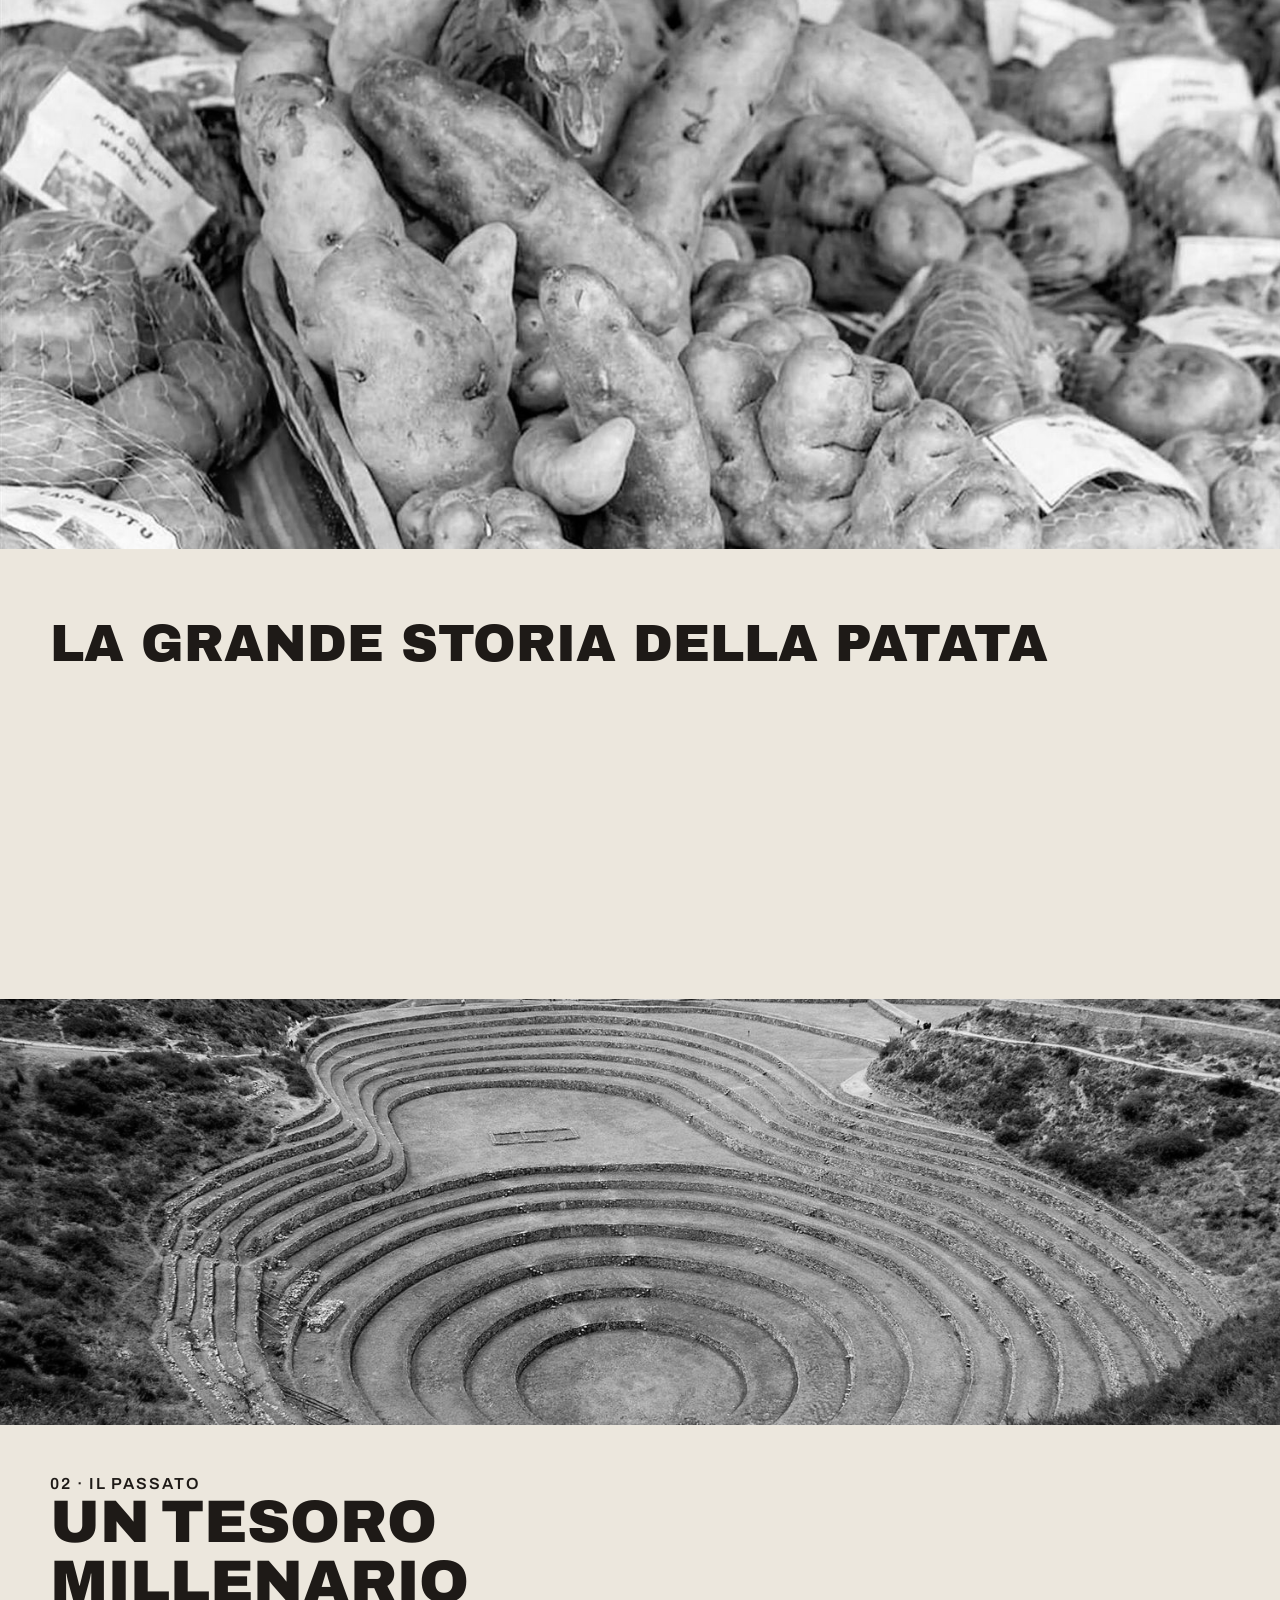
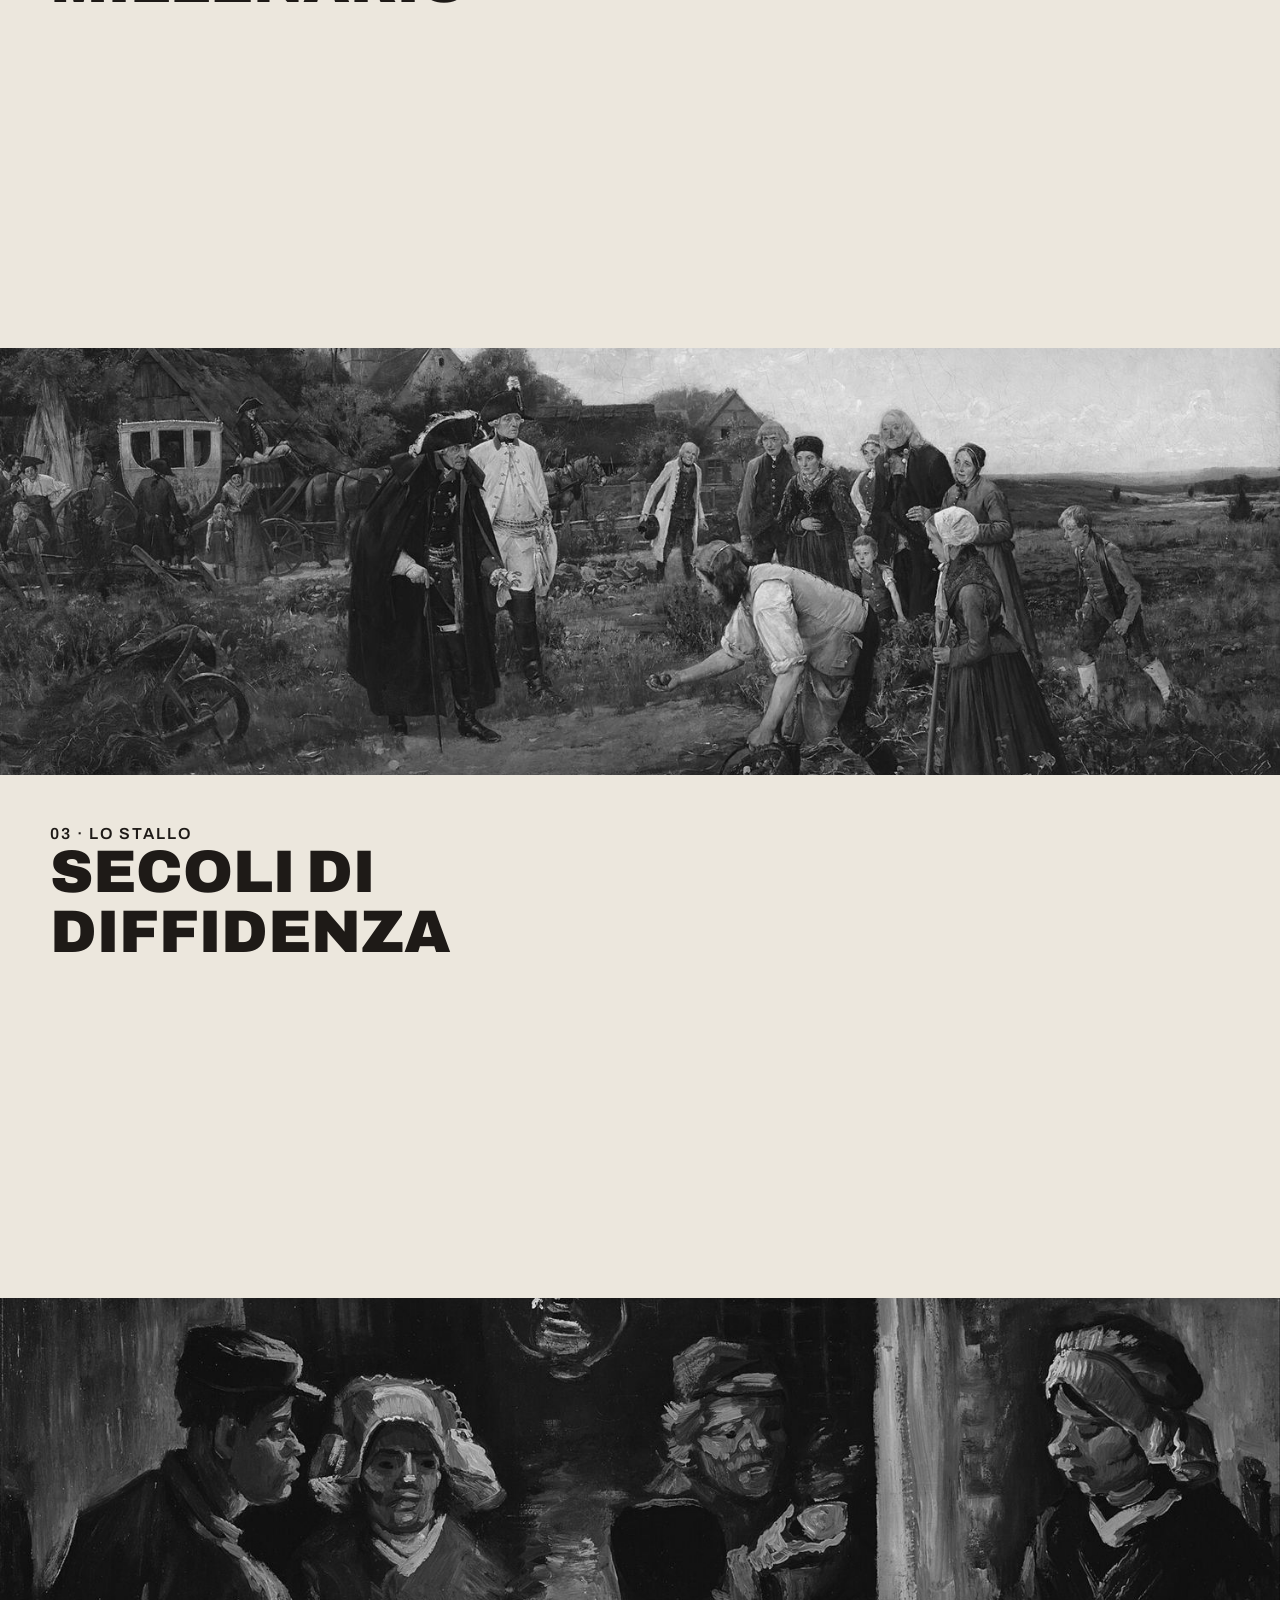
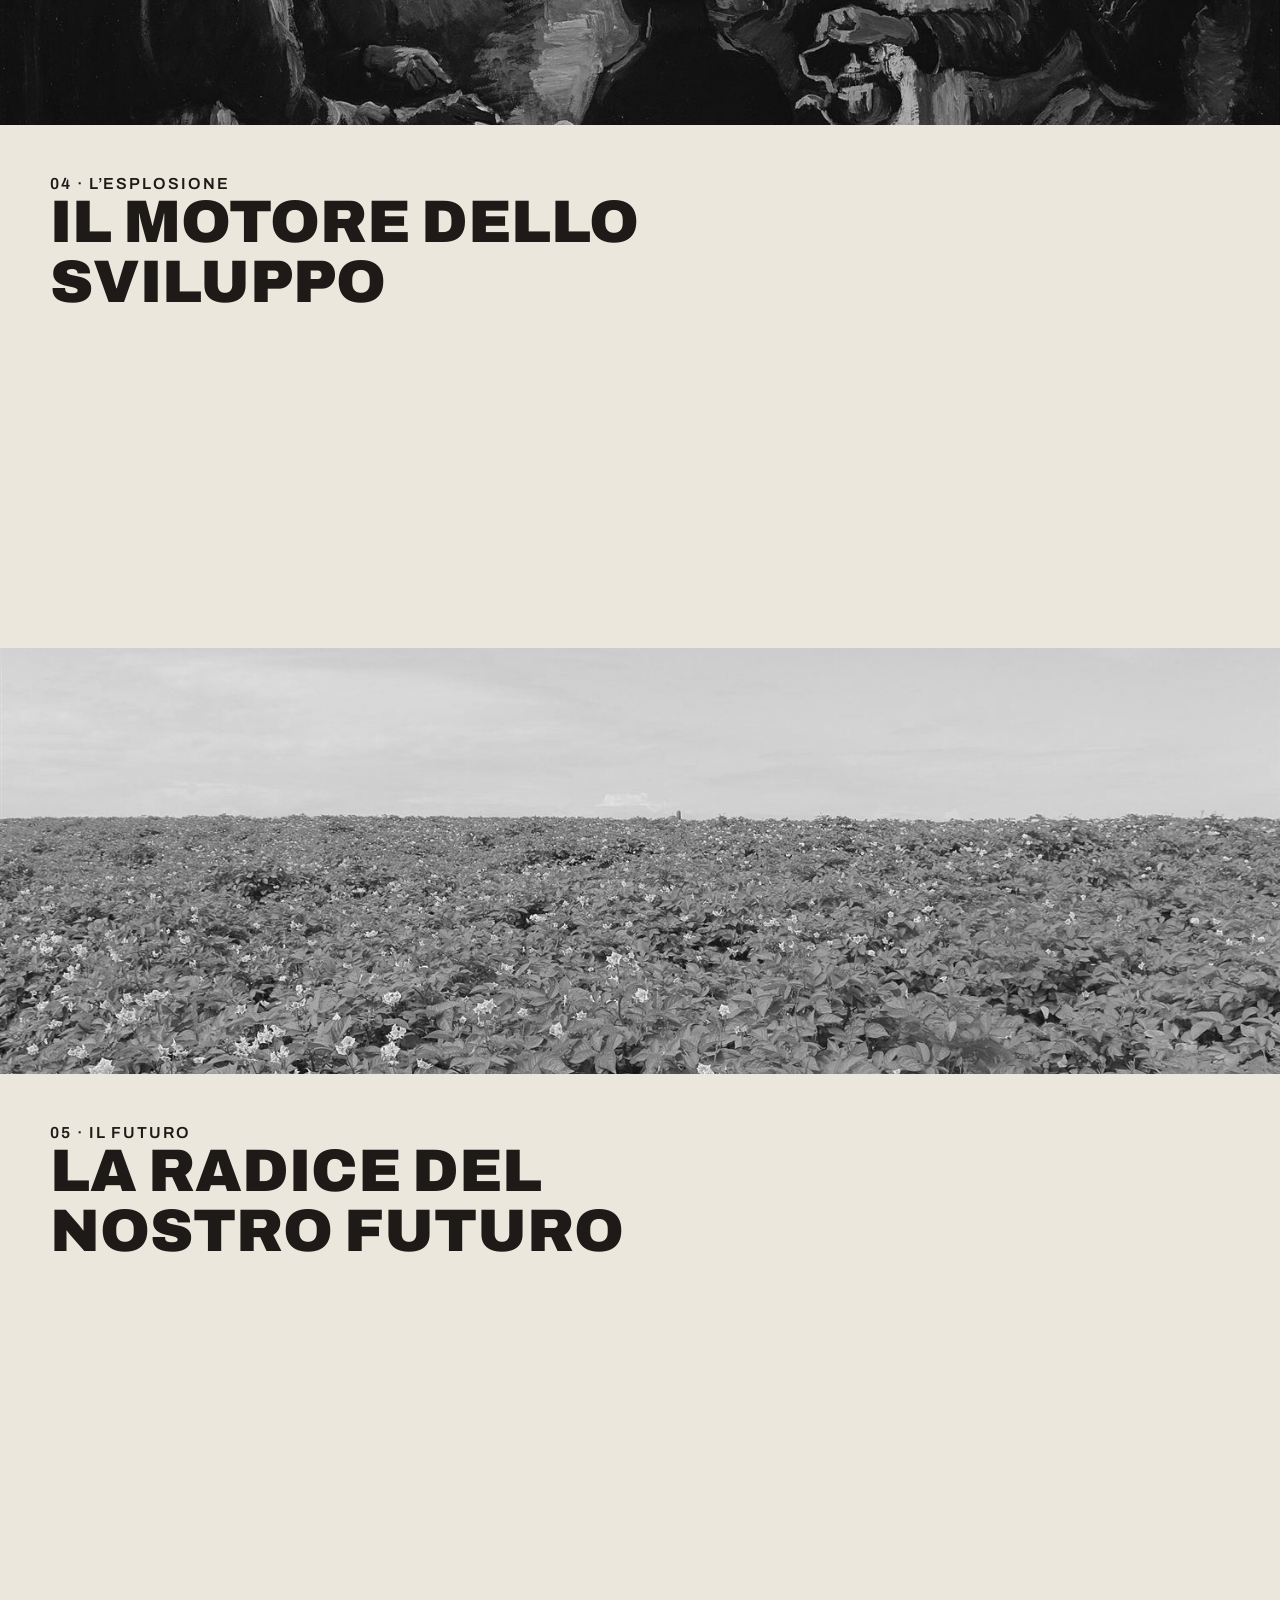
<file: index.html>
<!DOCTYPE html>
<html lang="it">
<head>
    <meta charset="UTF-8">
    <meta name="viewport" content="width=device-width, initial-scale=1.0">
    <link rel="stylesheet" href="style.css">
    
    <link rel="preconnect" href="https://fonts.googleapis.com">
    <link rel="preconnect" href="https://fonts.gstatic.com" crossorigin>
    <link href="https://fonts.googleapis.com/css2?family=Archivo+Black&display=swap" rel="stylesheet">

    <link rel="preconnect" href="https://fonts.googleapis.com">
    <link rel="preconnect" href="https://fonts.gstatic.com" crossorigin>
    <link href="https://fonts.googleapis.com/css2?family=Archivo:ital,wght@0,100..900;1,100..900&display=swap" rel="stylesheet">

    <title>esercizzio slide mattia sciuto</title>
</head>
<body>
    <header>

        <div class="primaslide">
            <img src="img/ph_cover.jpg" alt="">
            <h1 class="archivo-black-regular">La grande storia della patata</h1>
        </div>
  
    </header>
<main>
    <section>
<img src="img\ph_andes.jpg" alt="">
        <div class="secondaslide">
            
            <div>
                <h2>02 · Il passato</h2>
                <h1>Un tesoro millenario</h1>
            </div>
                <p>Coltivata per migliaia di anni dalle popolazioni andine del Sud America, la patata era l’alimento base dell’Impero Inca. Offriva una biodiversità incredibile ed era capace di crescere ad altitudini dove nessun’altra coltura riusciva a sopravvivere.</p>
         </div>
    </section>

<section>
<img src="img\ph_koenig.jpg" alt="">
    <div class="terzzaslide">
            <div>
                <h2>03 · Lo stallo</h2>
                <h1>Secoli di diffidenza</h1>
            </div>
            <p>Al suo arrivo in Europa nel Cinquecento, fu accolta con estremo sospetto. Crescendo sottoterra e non essendo citata nella Bibbia, venne bollata come “cibo del diavolo” e accusata di portare malattie. Ci vollero due secoli, scienziati e sovrani illuminati per vincere i pregiudizi europei.</p>
    </div>
</section>
<section>

<img src="img\ph_eaters.jpg" alt="">
            <div class="quartaslide">
                <div>
                <h2>04 · L’esplosione</h2>
                <h1>Il motore dello sviluppo</h1>
                </div>
                
      <p>Una volta accettata, ha cambiato il corso della storia umana. Fornendo calorie abbondanti a basso costo, ha debellato le carestie endemiche europee, innescato un boom demografico senza precedenti e nutrito le masse lavoratrici durante l’intera Rivoluzione Industriale.</p>
       </div> 
</section>
<footer>
 <img src="img\ph_field.jpg" alt="">
            <div class="quintaslide">
            <div>
                <h2>05 · Il futuro</h2>
                <h1>La radice del nostro futuro</h1>
          </div>
       
                 <p>Oggi la patata non è solo storia. Richiede poca acqua, ha una resa elevatissima e si adatta ai climi estremi. Per la FAO è una risorsa strategica: l’obiettivo è raddoppiarne la produzione globale nei prossimi dieci anni per sconfiggere le carestie di domani.</p>
             </div>     
    
</footer>
</main>

</body>
</html>
</file>
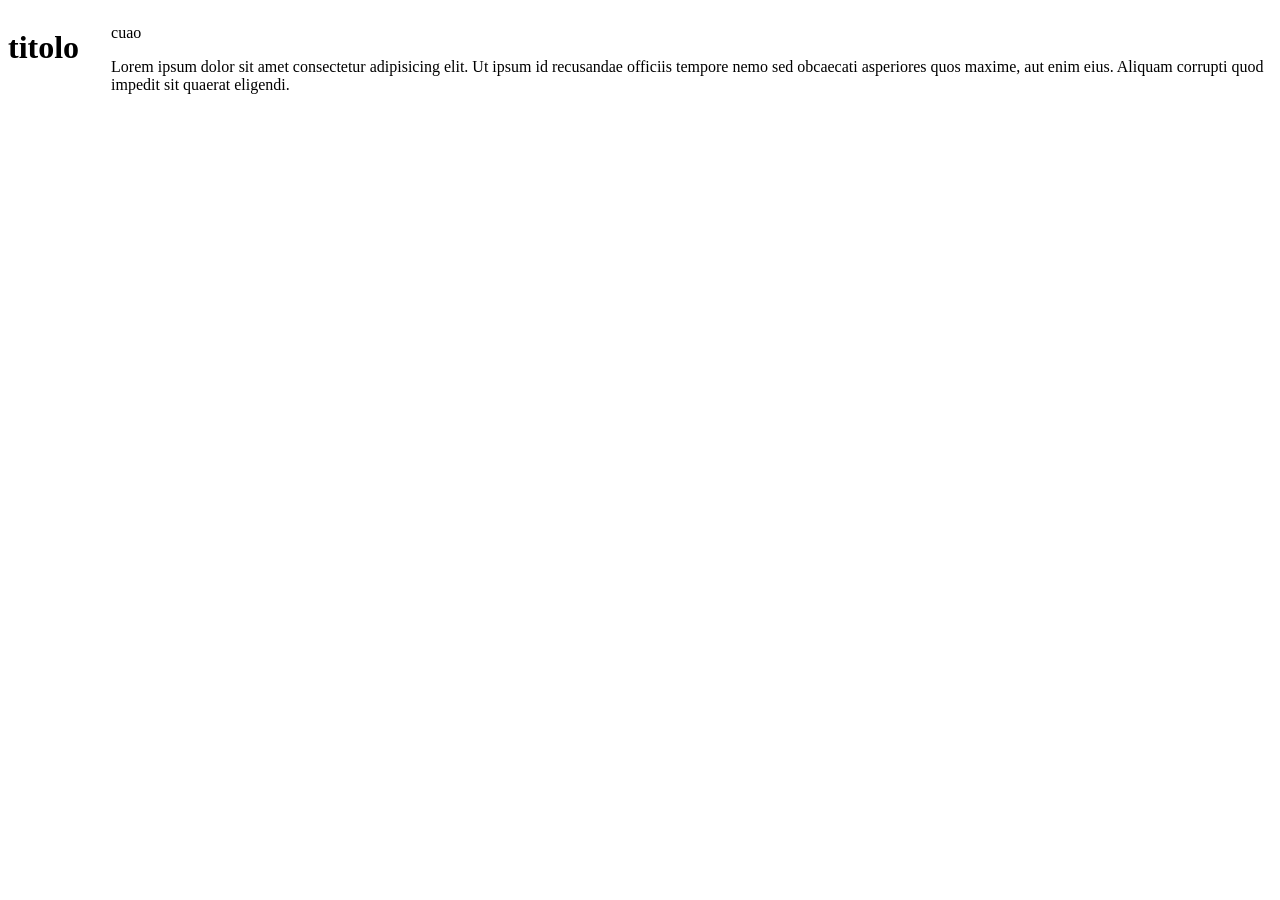
<file: priva.html>
<!DOCTYPE html>
<html lang="en">
<head>
    <meta charset="UTF-8">
    <meta name="viewport" content="width=device-width, initial-scale=1.0">
    <link rel="stylesheet" href="prov.css">
    <title>Document</title>
</head>
<body>
    <div class="contenitore">
        <h1>titolo</h1>
        <div>
            <p>cuao</p>
            <p>Lorem ipsum dolor sit amet consectetur adipisicing elit. Ut ipsum id recusandae officiis tempore nemo sed obcaecati asperiores quos maxime, aut enim eius. Aliquam corrupti quod impedit sit quaerat eligendi.</p>
        </div>
    </div>
</body>
</html>
</file>
<file: style.css>
* {
		box-sizing: border-box; /* il comportamento di default è content-box, con border-box, larghezza e altezza includono anche il padding e i bordi, rendendo più intutivo il calcolo delle dimensioni */
     

}


body {
    margin: 0;
    font-family: -apple-system, BlinkMacSystemFont, "Segoe UI", Roboto, Helvetica, Arial, sans-serif;
    font-family: 'Archivo';
    background-color: rgba(236, 231, 221, 1);
    text-align: left;
 
}

h1, h2, h3, h4, h5, h6, p, ul, ol {
    margin: 0;
    padding: 0;
   
}
.primaslide h1{
    width: 1248px;
    height: 183px;
    left: 96px;
    top: 700px;

font-weight: 900px;
font-size: 95x;
font-size: clamp(20px, 4vw, 96px);
line-height: 91px;
/* or 95% */
text-transform: uppercase;
color: #1E1A17;

padding: 50px;
padding-bottom: 400px;


}

main h1{
width: 600px;
height: 120px;
left: 96px;
top: 548px;

font-family: 'Archivo';
font-style: normal;
font-weight: 900;
font-size: 60px;


line-height: 60px;

text-transform: uppercase;

color: #1E1A17;
display: flex;
}
main h2{

width: 560px;
height: 17px;
left: 96px;
top: 512px;

font-family: 'Archivo';
font-style: normal;
font-weight: 600;
font-size: 16px;
line-height: 17px;
letter-spacing: 0.12em;
text-transform: uppercase;

color: #1E1A17;

display: flex;

}

main p{
width: 584px;
height: 173px;
left: 760px;
top: 512px;

font-family: 'Archivo';
font-style: normal;
font-weight: 400;
font-size: 23px;
line-height: 34px;
/* or 150% */

color: #1E1A17;

display: flex;
justify-content: flex-end;
}


.primaslide img{
     filter: grayscale(100%);
    box-shadow: 0;
    aspect-ratio: 7 / 3;
    object-fit: cover;

    
}


.secondaslide{
    display: flex;
    padding: 50px;
    gap: 70rem;
    padding-bottom: 300px;
    
}

.secondaslide h1 {
     justify-content: space-between;
     
}

.terzzaslide{
    display: flex;
    padding: 50px;
    gap: 70rem;
    padding-bottom: 300px;
}

.terzzaslide h1 {
     justify-content: space-between;
}
.quartaslide{
   display: flex;
    padding: 50px;
    gap: 70rem;
    padding-bottom: 300px;
}

.quartaslide h1 {
     justify-content: space-between;
}

.quintaslide{
    display: flex;
    padding: 50px;
    gap: 70rem;
    padding-bottom: 300px;
}

.quintaslide h1 {
     justify-content: space-between;
}
main img{
      filter: grayscale(100%);
    box-shadow: 0;
    aspect-ratio: 9/3;
    object-fit: cover;
    object-position: unset;

}

img {
    width: 100%;
    display: block;
    filter: grayscale(100%);
    object-fit: cover;
}

.contenitore { 
	max-width: 1100px;
	margin: 0 auto; 
}





.archivo-black-regular {
  font-family: "Archivo Black", sans-serif;
  font-weight: 400;
  font-style: normal;
}


.archivo{
  font-family: "Archivo", sans-serif;
  font-optical-sizing: auto;
  font-weight: 400;
  font-style: normal;
  font-variation-settings:
    "wdth" 100;
}















@media (max-width: 768px) {
  .secondaslide ,
.terzzaslide ,
.quartaslide ,
.quintaslide {
  display: flex;
  flex-direction: column;
  gap: 10rem; 
}
}




@media (max-width: 768px) {
 .primaslide h1{
 


}
}
</file>
<file: prov.css>
.contenitore{
    display: flex;
    gap:32px
}

.contenitore h1 {
 justify-content: space-between;
}
</file>
